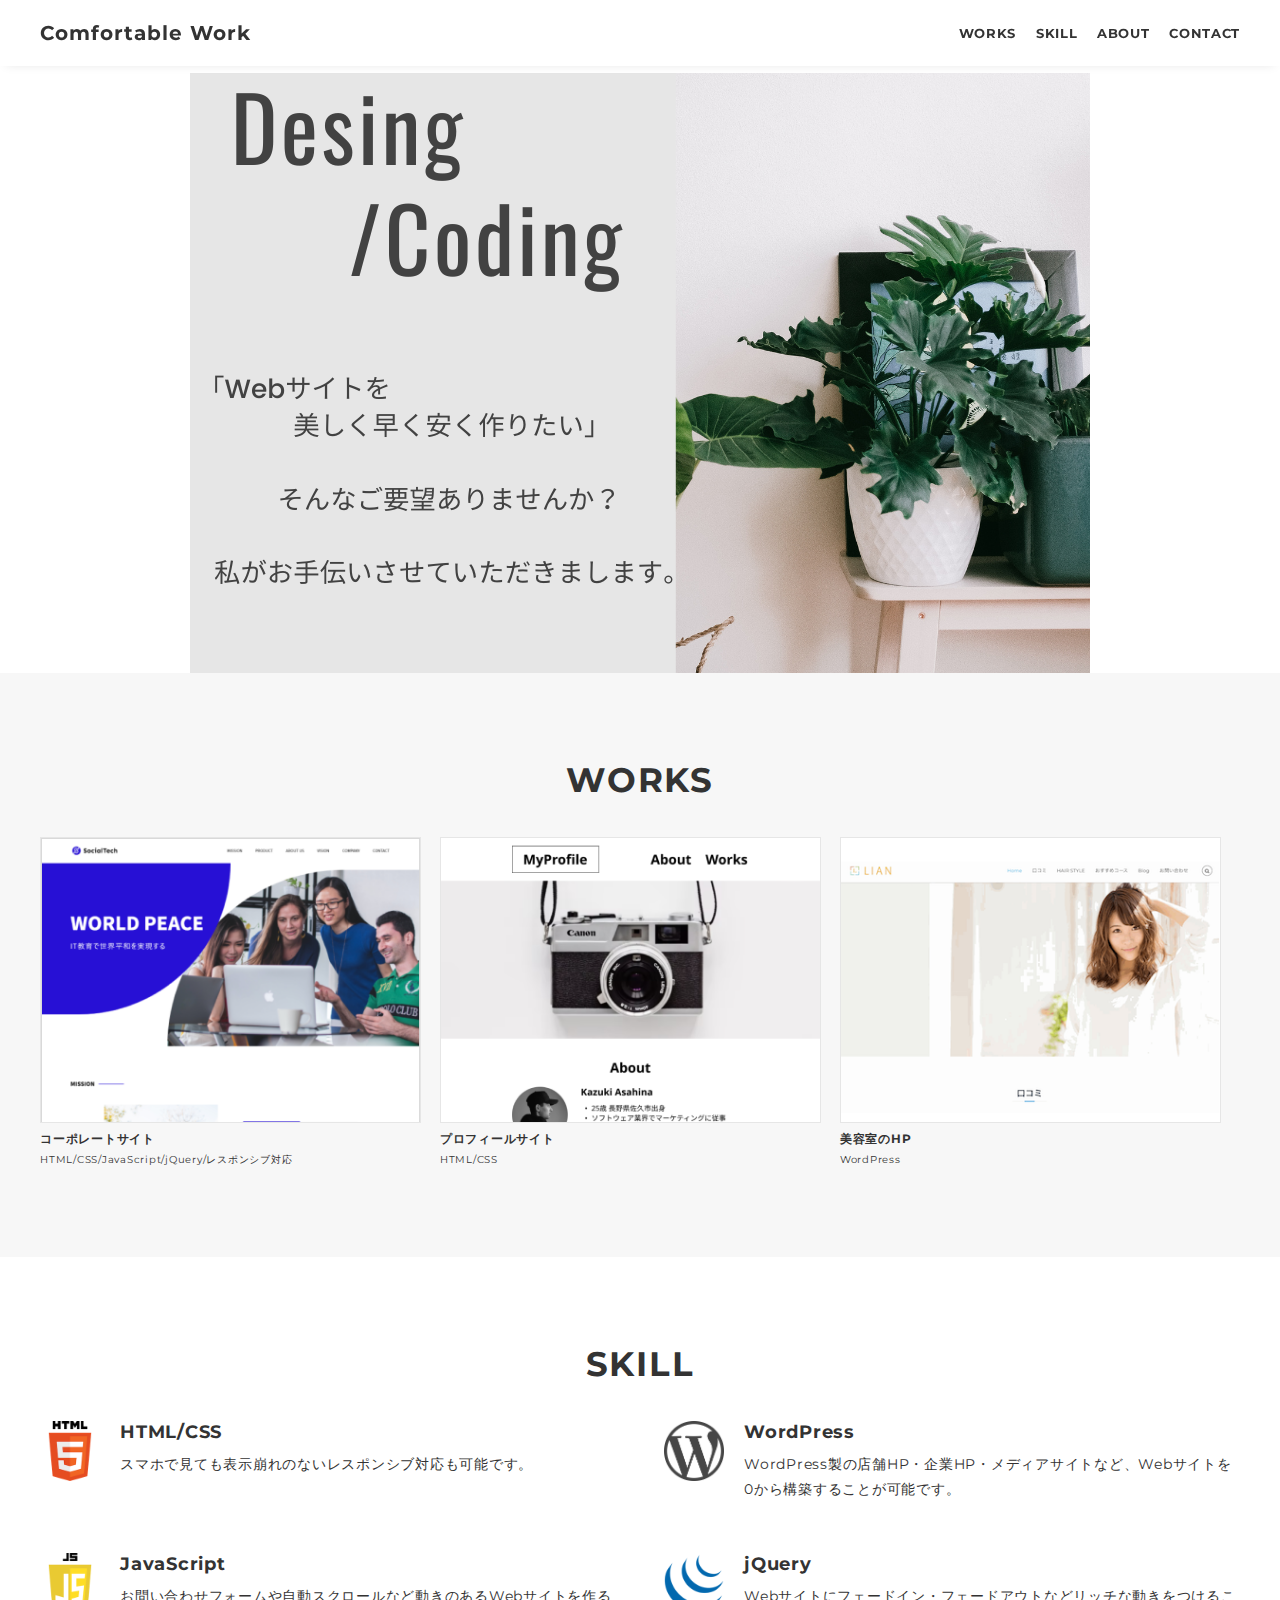
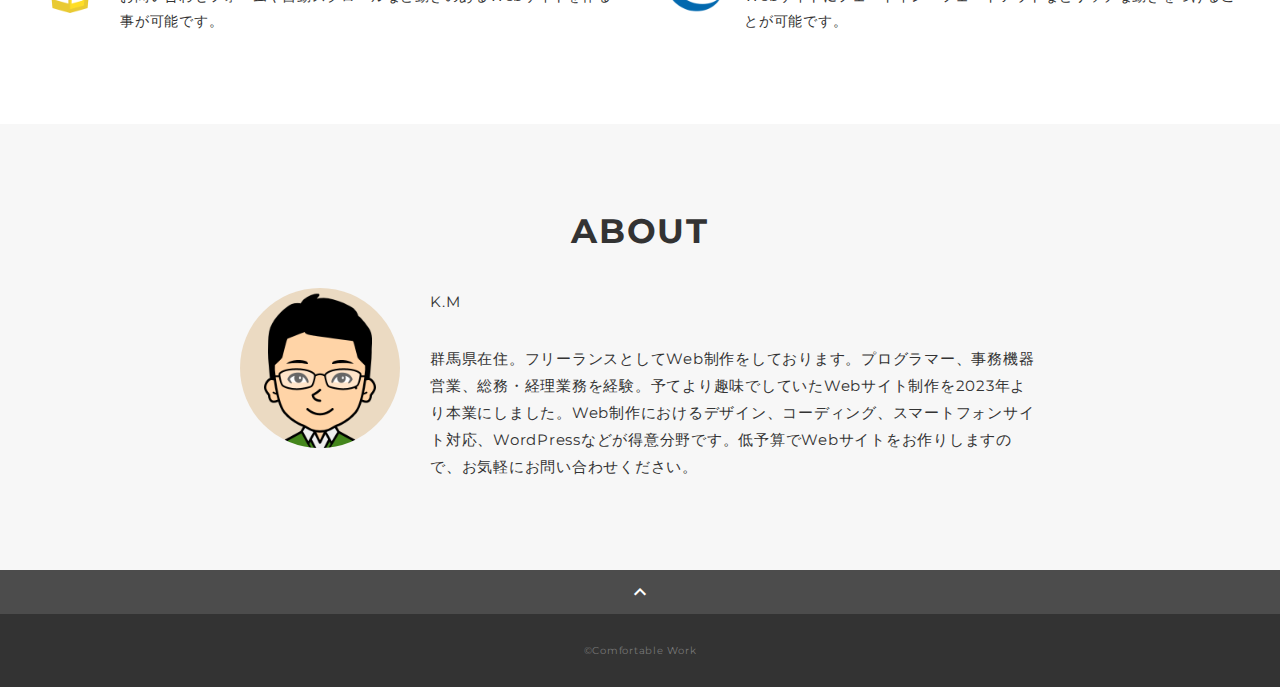
<file: index.html>
<!DOCTYPE html>
<html>
<head>
  <meta charset="utf-8">
  <meta name="viewport" content="width=device-width, initial-scale=1.0, maximum-scale=1.0, minimum-scale=1.0">
  <title>Comfortable Work ポートフォリオ</title>
  <link rel="preconnect" href="https://fonts.gstatic.com">
  <link href="https://fonts.googleapis.com/css2?family=Montserrat:wght@400;700&display=swap" rel="stylesheet">
  <link href="https://fonts.googleapis.com/css?family=Material+Icons+Outlined" rel="stylesheet">
  <link href="css/ress.css" media="all" rel="stylesheet" type="text/css" />
  <link href="css/style.css" media="all" rel="stylesheet" type="text/css" />
</head>

<body>
  <div class="wrapper">

    <!-- header -->
    <header class="header ">
      <div class="container">
        <h1 class="header-logo">
          <a href="#">Comfortable Work</a>
        </h1>
        <nav class="gnav">
          <ul class="gnav-list">
            <li class="gnav-item"><a href="#works">WORKS</a></li>
            <li class="gnav-item"><a href="#skill">SKILL</a></li>
            <li class="gnav-item"><a href="#about">ABOUT</a></li>
            <li class="gnav-item"><a href="#contact">CONTACT</a></li>
          </ul>
        </nav>
      </div>
    </header>
    <!-- /header -->

    <main class="content">

      <!-- mv -->
      <div class="mv">
        <div class="mv-container">
          <!-- <img src="img/main.png" alt=""> -->
          <img src="img/main_origin.png" alt="">
        </div>
      </div>
      <!-- /mv -->

      <!-- works -->
      <section class="works section" id="works">
        <div class="container">
          <h2 class="title">WORKS</h2>
          <div class="works-list">
            <a class="works-item" href="works-1.html">
              <div class="works-img"><img src="img/works/html1.png" alt="html1" /></div>
              <p class="works-name">コーポレートサイト</p>
              <p class="works-info">HTML/CSS/JavaScript/jQuery/レスポンシブ対応</p>
            </a>
            <a class="works-item" href="works-2.html">
              <div class="works-img"><img src="img/works/html2.png" alt="html2" /></div>
              <p class="works-name">プロフィールサイト</p>
              <p class="works-info">HTML/CSS</p>
            </a>
            <a class="works-item" href="works-3.html">
              <div class="works-img"><img src="img/works/wordpress1.png" alt="WordPress" /></div>
              <p class="works-name">美容室のHP</p>
              <p class="works-info">WordPress</p>
            </a>
          </div>
        </div>
      </section>
      <!-- /works -->

      <!-- skill -->
      <section class="skill section" id="skill">
        <div class="container">
          <h2 class="title">SKILL</h2>
          <div class="skill-list">
            <div class="skill-item">
              <p class="skill-img"><img src="img/skills/html.png" alt="html"></p>
              <div class="skill-body">
                <h3 class="skill-name">HTML/CSS</h3>
                <p class="skill-text">
                  スマホで見ても表示崩れのないレスポンシブ対応も可能です。</p>
              </div>
            </div>
            <div class="skill-item">
              <p class="skill-img"><img src="img/skills/wordpress.png" alt="wordpress"></p>
              <div class="skill-body">
                <h3 class="skill-name">WordPress</h3>
                <p class="skill-text">
                  WordPress製の店舗HP・企業HP・メディアサイトなど、Webサイトを0から構築することが可能です。</p>
              </div>
            </div>
            <div class="skill-item">
              <p class="skill-img"><img src="img/skills/js.png" alt="javascript"></p>
              <div class="skill-body">
                <h3 class="skill-name">JavaScript</h3>
                <p class="skill-text">
                  お問い合わせフォームや自動スクロールなど動きのあるWebサイトを作る事が可能です。</p>
              </div>
            </div>
            <!-- <div class="skill-item">
              <p class="skill-img"><img src="img/skills/photoshop.png" alt="photoshop"></p>
              <div class="skill-body">
                <h3 class="skill-name">Adobe Photoshop</h3>
                <p class="skill-text">
                  Webサイトに必要不可欠なクリエイティブバナーを作ることが可能です。</p>
              </div>
            </div> -->
            <div class="skill-item">
              <p class="skill-img"><img src="img/skills/jquery.png" alt="jquery"></p>
              <div class="skill-body">
                <h3 class="skill-name">jQuery</h3>
                <p class="skill-text">
                  Webサイトにフェードイン・フェードアウトなどリッチな動きをつけることが可能です。</p>
              </div>
            </div>
            <!-- <div class="skill-item">
              <p class="skill-img"><img src="img/skills/xd.png" alt="adobexd"></p>
              <div class="skill-body">
                <h3 class="skill-name">Adobe XD</h3>
                <p class="skill-text">
                  Webサイトのデザインやワイヤーフレームを作ることが可能です。</p>
              </div> -->
            </div>
          </div>
        </div>
      </section>
      <!-- /skill -->

      <!-- about -->
      <section class="about section" id="about">
        <div class="container">
          <h2 class="title">ABOUT</h2>
          <div class="profile">
            <p class="profile-img">
              <!-- <img src="img/about.png" alt="about"> -->
              <img src="img/nigaoe.png" alt="about">
            </p>
            <div class="profile-body">
              <p>
                K.M
              </p>
              <p>
                群馬県在住。フリーランスとしてWeb制作をしております。プログラマー、事務機器営業、総務・経理業務を経験。予てより趣味でしていたWebサイト制作を2023年より本業にしました。Web制作におけるデザイン、コーディング、スマートフォンサイト対応、WordPressなどが得意分野です。低予算でWebサイトをお作りしますので、お気軽にお問い合わせください。
              </p>
            </div>
          </div>
        </div>
      </section>








      <div class="page-top" id="js-page-top">
        <span class="material-icons-outlined">expand_less</span>
      </div>
    </main>

    <!-- footer -->
    <footer class="footer">
      <div class="copyright">&copy;Comfortable Work</div>
    </footer>
    <!-- /footer -->

  </div>
  <script src="https://ajax.googleapis.com/ajax/libs/jquery/3.6.0/jquery.min.js"></script>
  <script type='text/javascript' src="js/script.js"></script>
</body>
</html>
</file>
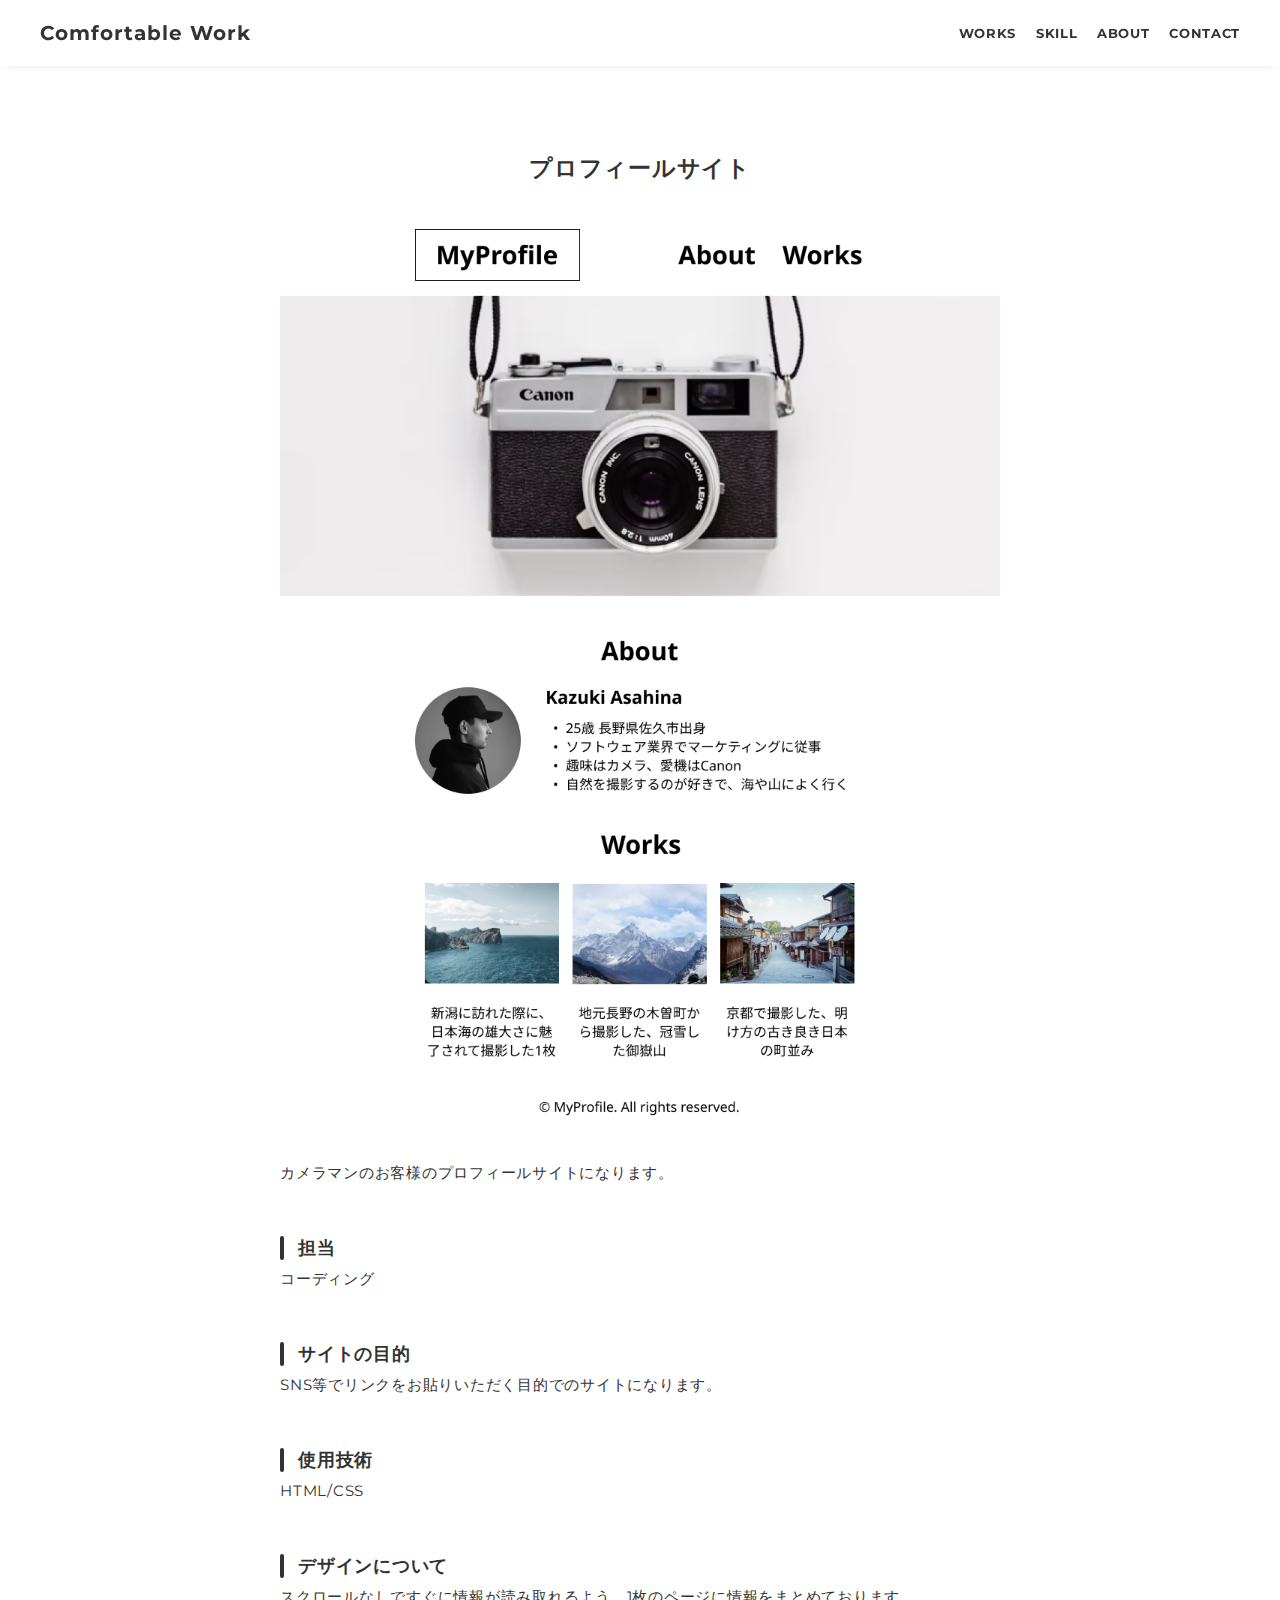
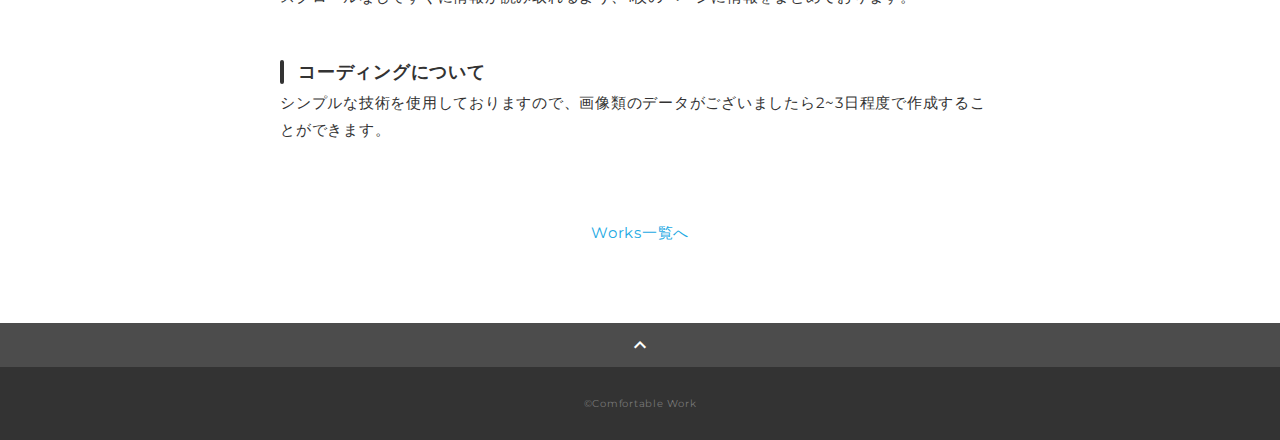
<file: works-2.html>
<!DOCTYPE html>
<html>
<head>
  <meta charset="utf-8">
  <meta name="viewport" content="width=device-width, initial-scale=1.0, maximum-scale=1.0, minimum-scale=1.0">
  <title>SAMURAI ポートフォリオ</title>
  <link rel="preconnect" href="https://fonts.gstatic.com">
  <link href="https://fonts.googleapis.com/css2?family=Montserrat:wght@400;700&display=swap" rel="stylesheet">
  <link href="https://fonts.googleapis.com/css?family=Material+Icons+Outlined" rel="stylesheet">
  <link href="css/ress.css" media="all" rel="stylesheet" type="text/css" />
  <link href="css/style.css" media="all" rel="stylesheet" type="text/css" />
</head>

<body>
  <div class="wrapper">

    <!-- header -->
    <header class="header ">
      <div class="container">
        <h1 class="header-logo">
          <a href="index.html">Comfortable Work</a>
        </h1>
        <nav class="gnav">
          <ul class="gnav-list">
            <li class="gnav-item"><a href="index.html#works">WORKS</a></li>
            <li class="gnav-item"><a href="index.html#skill">SKILL</a></li>
            <li class="gnav-item"><a href="index.html#about">ABOUT</a></li>
            <li class="gnav-item"><a href="index.html#contact">CONTACT</a></li>
          </ul>
        </nav>
      </div>
    </header>
    <!-- /header -->

    <main class="content">

      <article class="article">
        <div class="article-container">
          <h2 class="article-title">プロフィールサイト</h2>
          <div class="article-body">
            <p>
              <img src="img/works-detail/works-2_pc.png" alt="">
            </p>
            <p>
              カメラマンのお客様のプロフィールサイトになります。
            </p>
            <!-- <h3>URL</h3>
            <p><a href="" target="_blank" rel="noopener">ここにURLを入れてください。</a></p> -->
            <h3>担当</h3>
            <p>コーディング</p>
            <h3>サイトの目的</h3>
            <p>SNS等でリンクをお貼りいただく目的でのサイトになります。</p>
            <h3>使用技術</h3>
            <p>HTML/CSS</p>
            <h3>デザインについて</h3>
            <p>
              スクロールなしですぐに情報が読み取れるよう、1枚のページに情報をまとめております。
            </p>
            <h3>コーディングについて</h3>
            <p>
              シンプルな技術を使用しておりますので、画像類のデータがございましたら2~3日程度で作成することができます。
            </p>
          </div>
          <div class="home-link">
            <a href="index.html#works">Works一覧へ</a>
          </div>
        </div>
      </article>

      <div class="page-top" id="js-page-top">
        <span class="material-icons-outlined">expand_less</span>
      </div>
    </main>

    <!-- footer -->
    <footer class="footer">
      <div class="copyright">&copy;Comfortable Work</div>
    </footer>
    <!-- /footer -->

  </div>
  <script src="https://ajax.googleapis.com/ajax/libs/jquery/3.6.0/jquery.min.js"></script>
  <script type='text/javascript' src="js/script.js"></script>
</body>
</html>
</file>
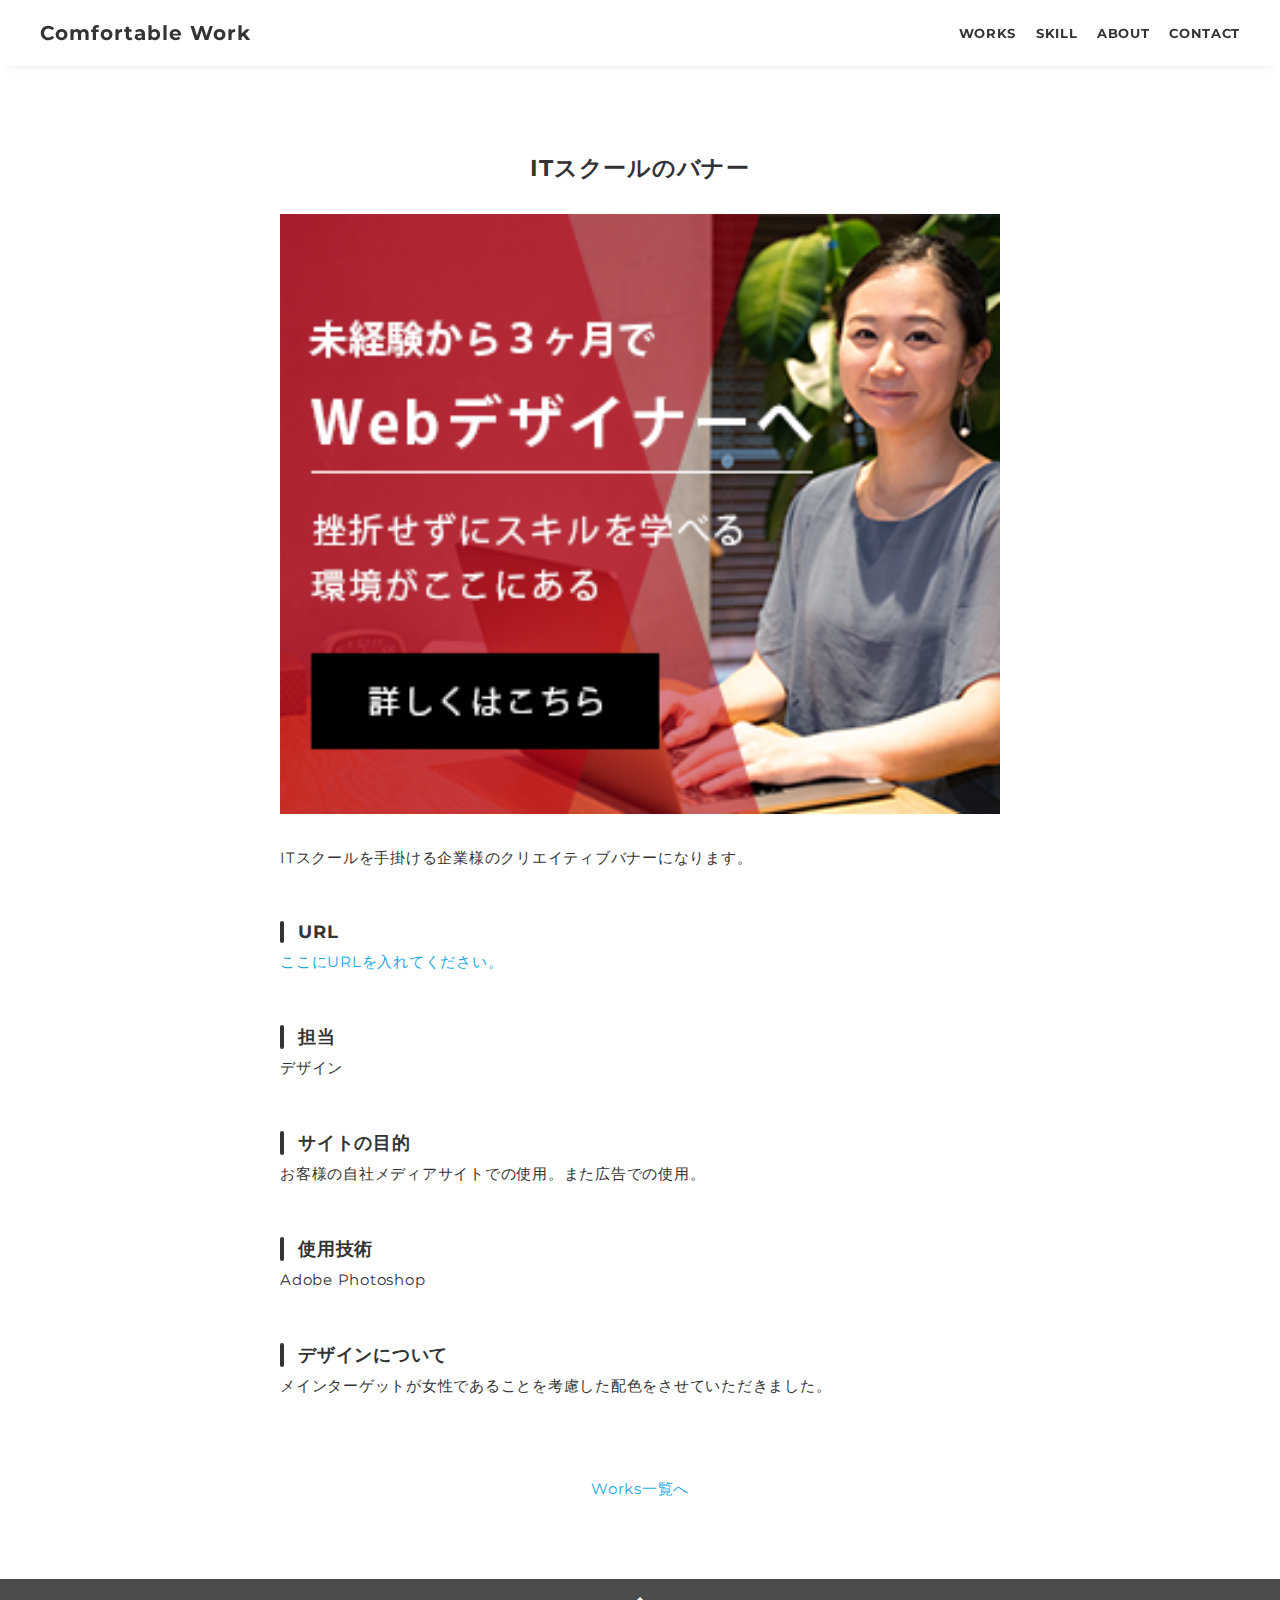
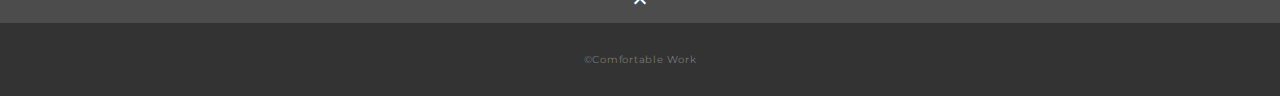
<file: works-4.html>
<!DOCTYPE html>
<html>
<head>
  <meta charset="utf-8">
  <meta name="viewport" content="width=device-width, initial-scale=1.0, maximum-scale=1.0, minimum-scale=1.0">
  <title>SAMURAI ポートフォリオ</title>
  <link rel="preconnect" href="https://fonts.gstatic.com">
  <link href="https://fonts.googleapis.com/css2?family=Montserrat:wght@400;700&display=swap" rel="stylesheet">
  <link href="https://fonts.googleapis.com/css?family=Material+Icons+Outlined" rel="stylesheet">
  <link href="css/ress.css" media="all" rel="stylesheet" type="text/css" />
  <link href="css/style.css" media="all" rel="stylesheet" type="text/css" />
</head>

<body>
  <div class="wrapper">

    <!-- header -->
    <header class="header ">
      <div class="container">
        <h1 class="header-logo">
          <a href="index.html">Comfortable Work</a>
        </h1>
        <nav class="gnav">
          <ul class="gnav-list">
            <li class="gnav-item"><a href="index.html#works">WORKS</a></li>
            <li class="gnav-item"><a href="index.html#skill">SKILL</a></li>
            <li class="gnav-item"><a href="index.html#about">ABOUT</a></li>
            <li class="gnav-item"><a href="index.html#contact">CONTACT</a></li>
          </ul>
        </nav>
      </div>
    </header>
    <!-- /header -->

    <main class="content">

      <article class="article">
        <div class="article-container">
          <h2 class="article-title">ITスクールのバナー</h2>
          <div class="article-body">
            <p style="text-align: center;">
              <img src="img/works-detail/works-4.png" alt="">
            </p>
            <p>
              ITスクールを手掛ける企業様のクリエイティブバナーになります。
            </p>
            <h3>URL</h3>
            <p><a href="" target="_blank" rel="noopener">ここにURLを入れてください。</a></p>
            <h3>担当</h3>
            <p>デザイン</p>
            <h3>サイトの目的</h3>
            <p>お客様の自社メディアサイトでの使用。また広告での使用。</p>
            <h3>使用技術</h3>
            <p>Adobe Photoshop</p>
            <h3>デザインについて</h3>
            <p>
              メインターゲットが女性であることを考慮した配色をさせていただきました。
            </p>
          </div>
          <div class="home-link">
            <a href="index.html#works">Works一覧へ</a>
          </div>
        </div>
      </article>

      <div class="page-top" id="js-page-top">
        <span class="material-icons-outlined">expand_less</span>
      </div>
    </main>

    <!-- footer -->
    <footer class="footer">
      <div class="copyright">&copy;Comfortable Work</div>
    </footer>
    <!-- /footer -->

  </div>
  <script src="https://ajax.googleapis.com/ajax/libs/jquery/3.6.0/jquery.min.js"></script>
  <script type='text/javascript' src="js/script.js"></script>
</body>
</html>
</file>
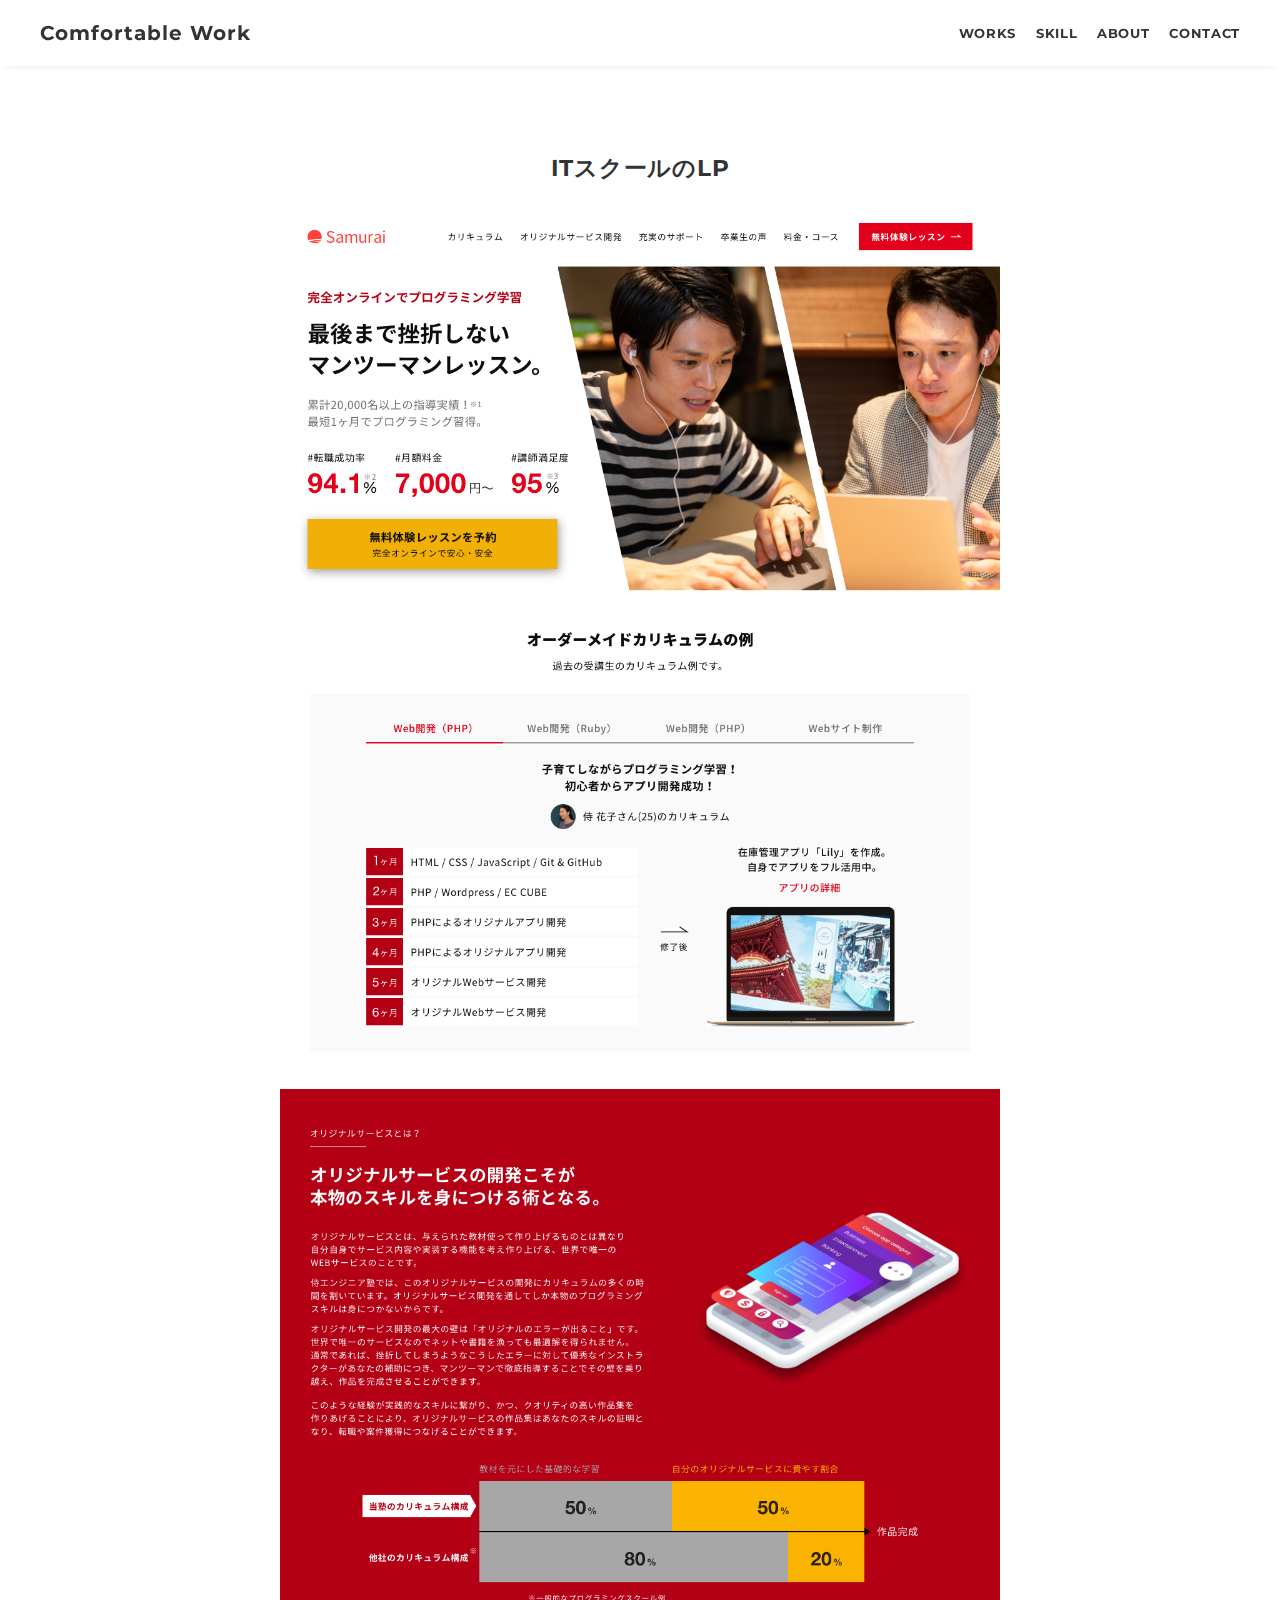
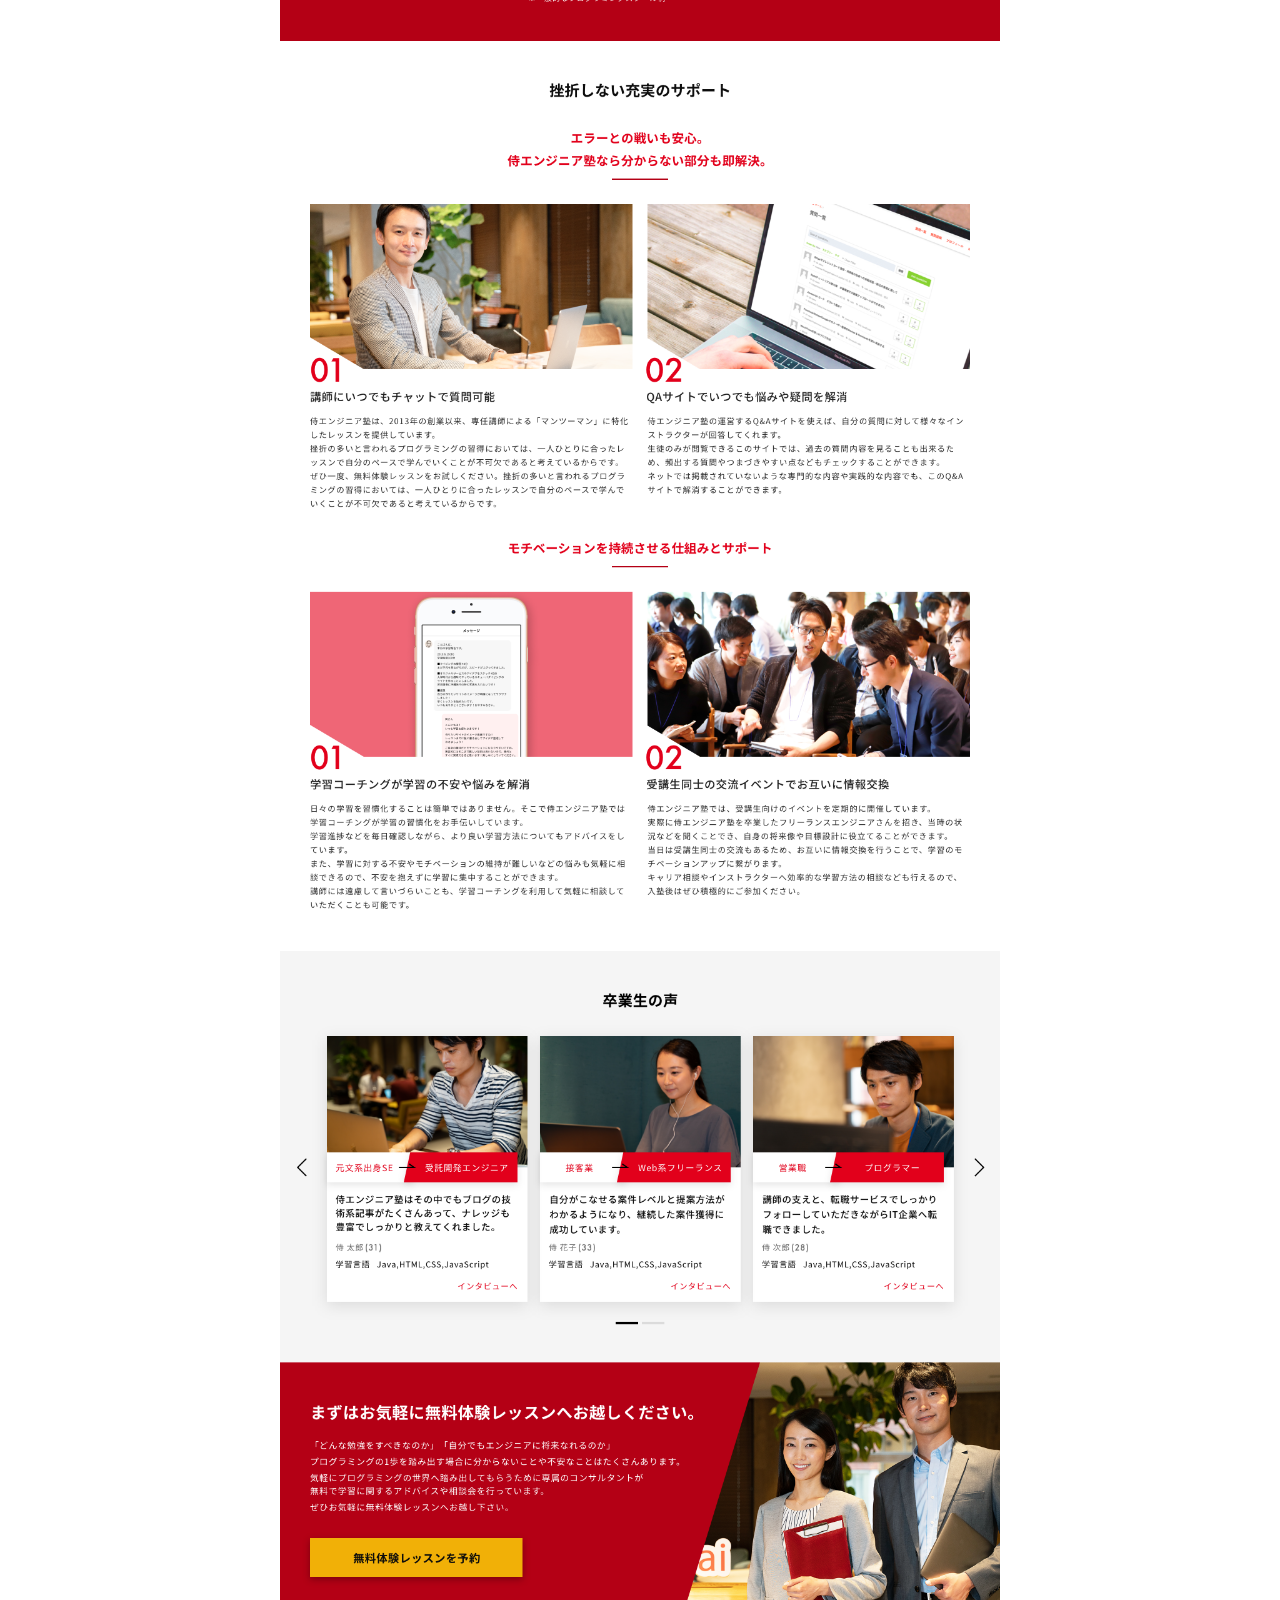
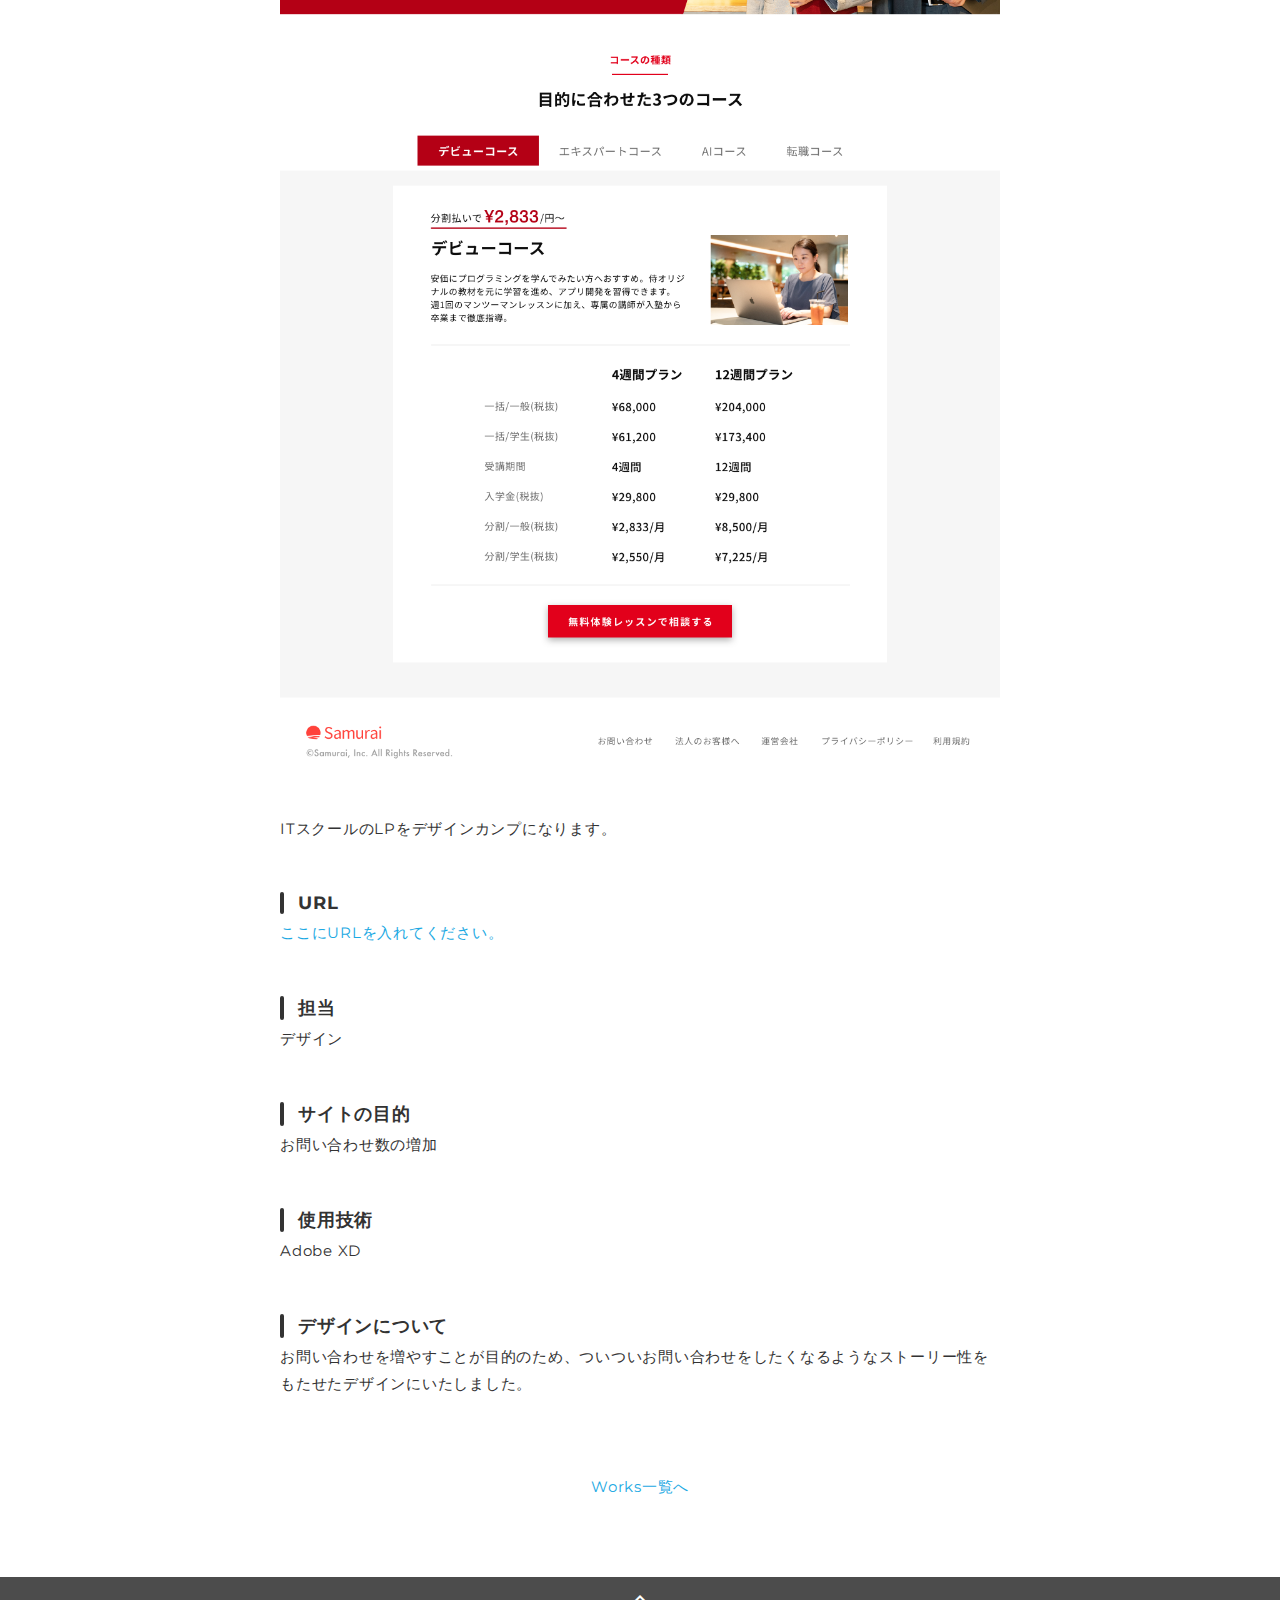
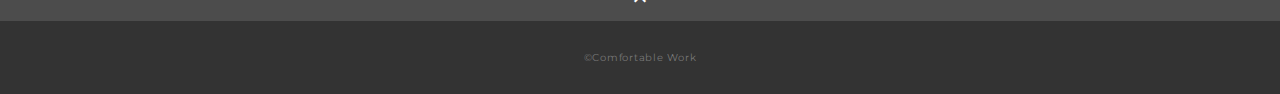
<file: works-5.html>
<!DOCTYPE html>
<html>
<head>
  <meta charset="utf-8">
  <meta name="viewport" content="width=device-width, initial-scale=1.0, maximum-scale=1.0, minimum-scale=1.0">
  <title>SAMURAI ポートフォリオ</title>
  <link rel="preconnect" href="https://fonts.gstatic.com">
  <link href="https://fonts.googleapis.com/css2?family=Montserrat:wght@400;700&display=swap" rel="stylesheet">
  <link href="https://fonts.googleapis.com/css?family=Material+Icons+Outlined" rel="stylesheet">
  <link href="css/ress.css" media="all" rel="stylesheet" type="text/css" />
  <link href="css/style.css" media="all" rel="stylesheet" type="text/css" />
</head>

<body>
  <div class="wrapper">

    <!-- header -->
    <header class="header ">
      <div class="container">
        <h1 class="header-logo">
          <a href="index.html">Comfortable Work</a>
        </h1>
        <nav class="gnav">
          <ul class="gnav-list">
            <li class="gnav-item"><a href="index.html#works">WORKS</a></li>
            <li class="gnav-item"><a href="index.html#skill">SKILL</a></li>
            <li class="gnav-item"><a href="index.html#about">ABOUT</a></li>
            <li class="gnav-item"><a href="index.html#contact">CONTACT</a></li>
          </ul>
        </nav>
      </div>
    </header>
    <!-- /header -->

    <main class="content">

      <article class="article">
        <div class="article-container">
          <h2 class="article-title">ITスクールのLP</h2>
          <div class="article-body">
            <p>
              <img src="img/works-detail/works-5.png" alt="">
            </p>
            <p>
              ITスクールのLPをデザインカンプになります。
            </p>
            <h3>URL</h3>
            <p><a href="" target="_blank" rel="noopener">ここにURLを入れてください。</a></p>
            <h3>担当</h3>
            <p>デザイン</p>
            <h3>サイトの目的</h3>
            <p>お問い合わせ数の増加</p>
            <h3>使用技術</h3>
            <p>Adobe XD</p>
            <h3>デザインについて</h3>
            <p>
              お問い合わせを増やすことが目的のため、ついついお問い合わせをしたくなるようなストーリー性をもたせたデザインにいたしました。
            </p>
          </div>
          <div class="home-link">
            <a href="index.html#works">Works一覧へ</a>
          </div>
        </div>
      </article>

      <div class="page-top" id="js-page-top">
        <span class="material-icons-outlined">expand_less</span>
      </div>
    </main>

    <!-- footer -->
    <footer class="footer">
      <div class="copyright">&copy;Comfortable Work</div>
    </footer>
    <!-- /footer -->

  </div>
  <script src="https://ajax.googleapis.com/ajax/libs/jquery/3.6.0/jquery.min.js"></script>
  <script type='text/javascript' src="js/script.js"></script>
</body>
</html>
</file>
<file: css/ress.css>
/*!
 * ress.css • v3.0.1
 * MIT License
 * github.com/filipelinhares/ress
 */

/* # =================================================================
   # Global selectors
   # ================================================================= */

html {
  box-sizing: border-box;
  word-break: normal;
  -moz-tab-size: 4;
  tab-size: 4;

  -webkit-text-size-adjust: 100%; /* Prevent adjustments of font size after orientation changes in iOS */
}

*,
::before,
::after {
  box-sizing: inherit;
  background-repeat: no-repeat; /* Set `background-repeat: no-repeat` to all elements and pseudo elements */
}

::before,
::after {
  vertical-align: inherit;
  text-decoration: inherit; /* Inherit text-decoration and vertical align to ::before and ::after pseudo elements */
}

* {
  margin: 0;
  padding: 0; /* Reset `padding` and `margin` of all elements */
}

/* # =================================================================
   # General elements
   # ================================================================= */

hr {
  overflow: visible; /* Show the overflow in Edge and IE */
  height: 0; /* Add the correct box sizing in Firefox */
}

details,
main {
  display: block; /* Render the `main` element consistently in IE. */
}

summary {
  display: list-item; /* Add the correct display in all browsers */
}

small {
  font-size: 80%; /* Set font-size to 80% in `small` elements */
}

[hidden] {
  display: none; /* Add the correct display in IE */
}

abbr[title] {
  /* Add the correct text decoration in Chrome, Edge, IE, Opera, and Safari */
  text-decoration: underline;
  text-decoration: underline dotted;
  border-bottom: none; /* Remove the bottom border in Chrome 57 */
}

a {
  background-color: transparent; /* Remove the gray background on active links in IE 10 */
}

a:active,
a:hover {
  outline-width: 0; /* Remove the outline when hovering in all browsers */
}

code,
kbd,
pre,
samp {
  font-family: monospace, monospace; /* Specify the font family of code elements */
}

pre {
  font-size: 1em; /* Correct the odd `em` font sizing in all browsers */
}

b,
strong {
  font-weight: bolder; /* Add the correct font weight in Chrome, Edge, and Safari */
}

/* https://gist.github.com/unruthless/413930 */
sub,
sup {
  position: relative;
  font-size: 75%;
  line-height: 0;
  vertical-align: baseline;
}

sub {
  bottom: -.25em;
}

sup {
  top: -.5em;
}

/* # =================================================================
   # Forms
   # ================================================================= */

input {
  border-radius: 0;
}

/* Replace pointer cursor in disabled elements */
[disabled] {
  cursor: default;
}

[type="number"]::-webkit-container-spin-button,
[type="number"]::-webkit-outer-spin-button {
  height: auto; /* Correct the cursor style of increment and decrement buttons in Chrome */
}

[type="search"] {
  outline-offset: -2px; /* Correct the outline style in Safari */

  -webkit-appearance: textfield; /* Correct the odd appearance in Chrome and Safari */
}

[type="search"]::-webkit-search-decoration {
  -webkit-appearance: none; /* Remove the container padding in Chrome and Safari on macOS */
}

textarea {
  overflow: auto; /* Internet Explorer 11+ */
  resize: vertical; /* Specify textarea resizability */
}

button,
input,
optgroup,
select,
textarea {
  font: inherit; /* Specify font inheritance of form elements */
}

optgroup {
  font-weight: bold; /* Restore the font weight unset by the previous rule */
}

button {
  overflow: visible; /* Address `overflow` set to `hidden` in IE 8/9/10/11 */
}

button,
select {
  text-transform: none; /* Firefox 40+, Internet Explorer 11- */
}

/* Apply cursor pointer to button elements */
button,
[type="button"],
[type="reset"],
[type="submit"],
[role="button"] {
  cursor: pointer;
  color: inherit;
}

/* Remove container padding and border in Firefox 4+ */
button::-moz-focus-container,
[type="button"]::-moz-focus-container,
[type="reset"]::-moz-focus-container,
[type="submit"]::-moz-focus-container {
  padding: 0;
  border-style: none;
}

/* Replace focus style removed in the border reset above */
button:-moz-focusring,
[type="button"]::-moz-focus-container,
[type="reset"]::-moz-focus-container,
[type="submit"]::-moz-focus-container {
  outline: 1px dotted ButtonText;
}

button,
html [type="button"],
/* Prevent a WebKit bug where (2) destroys native `audio` and `video`controls in Android 4 */
[type="reset"],
[type="submit"] {
  -webkit-appearance: button; /* Correct the inability to style clickable types in iOS */
}

/* Remove the default button styling in all browsers */
button,
input,
select,
textarea {
  border-style: none;
  background-color: transparent;
}

/* Style select like a standard input */
select {
  -webkit-appearance: none; /* Chrome 41+ */
  -moz-appearance: none; /* Firefox 36+ */
}

select::-ms-expand {
  display: none; /* Internet Explorer 11+ */
}

select::-ms-value {
  color: currentColor; /* Internet Explorer 11+ */
}

legend {
  display: table; /* Correct the text wrapping in Edge and IE */
  max-width: 100%; /* Correct the text wrapping in Edge and IE */
  max-width: 100%; /* Correct the text wrapping in Edge 18- and IE */
  white-space: normal; /* Correct the text wrapping in Edge and IE */
  color: inherit; /* Correct the color inheritance from `fieldset` elements in IE */
  border: 0; /* Correct `color` not being inherited in IE 8/9/10/11 */
}

::-webkit-file-upload-button {
  font: inherit; /* Change font properties to `inherit` in Chrome and Safari */
  color: inherit;
  /* Correct the inability to style clickable types in iOS and Safari */

  -webkit-appearance: button;
}

/* # =================================================================
   # Specify media element style
   # ================================================================= */

img {
  border-style: none; /* Remove border when inside `a` element in IE 8/9/10 */
}

/* Add the correct vertical alignment in Chrome, Firefox, and Opera */
progress {
  vertical-align: baseline;
}

/* # =================================================================
   # Accessibility
   # ================================================================= */

/* Hide content from screens but not screenreaders */
@media screen {
  [hidden~="screen"] {
    display: inherit;
  }
  [hidden~="screen"]:not(:active):not(:focus):not(:target) {
    position: absolute !important;
    clip: rect(0 0 0 0) !important;
  }
}

/* Specify the progress cursor of updating elements */
[aria-busy="true"] {
  cursor: progress;
}

/* Specify the pointer cursor of trigger elements */
[aria-controls] {
  cursor: pointer;
}

/* Specify the unstyled cursor of disabled, not-editable, or otherwise inoperable elements */
[aria-disabled] {
  cursor: default;
}
</file>
<file: css/style.css>
body {
  font-family: "Montserrat","Helvetica Neue",Arial,"Hiragino Kaku Gothic ProN","Hiragino Sans",Meiryo,sans-serif;
  font-size: 15px;
  letter-spacing: .05em;
  color: #333;
}

a {
  transition: opacity .3s;
  text-decoration: none;
  color: #1ca9e3;
}

img {
  max-width: 100%;
  height: auto;
  vertical-align: bottom;
  border-style: none;
}



.pc-only {
  display: block;
}

.sp-only {
  display: none;
}

/*--------------------------------
 レイアウト
---------------------------------*/
.wrapper {
  padding-top: 73px;
}

.section {
  padding: 90px 0;
}

.section:nth-of-type(odd) {
  background-color: #f7f7f7;
}

.container {
  max-width: 1340px;
  margin: 0 auto;
  padding: 0 40px;
}

/*--------------------------------
 見出し
---------------------------------*/
.title {
  font-size: 34px;
  font-weight: bold;
  line-height: 1;
  margin-bottom: 40px;
  text-align: center;
  letter-spacing: .05em;
  color: #333;
}

.lead {
  font-size: 16px;
  line-height: 1.8;
  margin-bottom: 30px;
}

/*--------------------------------
ヘッダー
---------------------------------*/
.header {
  position: fixed;
  top: 0;
  z-index: 1;
  width: 100%;
  background-color: #fff;
  box-shadow: 0 5px 10px -6px rgba(0,0,0,.1);
}

.header .container {
  display: flex;
  align-items: center;
  justify-content: space-between;
  padding: 20px 40px;
}

.header-logo {
  font-size: 20px;
  font-weight: bold;
  line-height: 1.2;
  margin-right: 20px;
  letter-spacing: .05em;
}

.header-logo a {
  color: #333;
}

.gnav-list {
  display: flex;
  justify-content: space-between;
  list-style: none;
}

.gnav-item:not(:last-child) {
  margin-right: 20px;
}

.gnav-item a {
  position: relative;
  font-size: 13px;
  font-weight: bold;
  display: inline-block;
  padding: 5px 0;
  transition: .3s;
  letter-spacing: .05em;
  color: #333;
}
.gnav-item a:after {
  position: absolute;
  bottom: 0;
  left: 50%;
  width: 0;
  height: 3px;
  content: "";
  transition: .3s;
  -webkit-transform: translateX(-50%);
  transform: translateX(-50%);
  background-color: #333;
}

.gnav-item a:hover:after {
  width: 100%;
}

/*--------------------------------
 メインビジュアル
---------------------------------*/
.mv {
  display: flex;
  align-items: center;
  justify-content: center;
  height: auto;
  text-align: center;
}

.mv-container {
  position: relative;
  padding: 0 20px;
}

.mv-container img {
  width: 100%;
  height: auto;
}

/*--------------------------------
 Works
---------------------------------*/
.works-list {
  display: flex;
  flex-wrap: wrap;
  margin-bottom: -40px;
}

.works-item {
  width: 31.74603%;
  margin-right: 1.58730%;
  margin-bottom: 40px;
  color: #333;
}

.works-item:hover {
  opacity: .9;
}

.works-item:nth-of-type(3n) {
  margin-right: 0;
}

.works-img img {
  border: 1px solid #e6e6e6;
}

.works-name {
  font-size: 12px;
  font-weight: bold;
  margin-top: 8px;
}

.works-info {
  font-size: 10px;
  margin-top: 5px;
}

/*--------------------------------
 Skill
---------------------------------*/
.skill-list {
  display: flex;
  flex-wrap: wrap;
  justify-content: space-between;
  margin-bottom: -50px;
}

.skill-item {
  display: flex;
  align-items: flex-start;
  justify-content: space-between;
  width: 48%;
  margin-bottom: 50px;
}

.skill-img {
  width: 60px;
  height: auto;
  margin-right: 20px;
}

.skill-body {
  flex: 1;
}

.skill-name {
  margin-bottom: 10px;
}

.skill-text {
  font-size: 14px;
  line-height: 1.8;
}

/*--------------------------------
 About
---------------------------------*/
.profile {
  display: flex;
  flex-wrap: wrap;
  max-width: 800px;
  margin: 0 auto;
}
.profile-img {
  width: 20%;
  margin-right: 30px;
  border-radius: 50%;
}
.profile-img img {
  border-radius: 50%;
}
.profile-body {
  flex: 1;
}

.profile-body p {
  font-size: 15px;
  line-height: 1.8;
}

.profile-body p:not(:last-child) {
  margin-bottom: 30px;
}

/*--------------------------------
 Contact
---------------------------------*/

/* お問い合わせ */
#contact {
  margin: 80px auto 80px auto;
  text-align: center;
}


/* フォーム */
#form{
  margin: 40px auto 40px auto;
  width: fit-content;
}

/* 外枠 */
#contact > form > div {
  display: flex;
  flex-direction: row;
  flex-wrap: wrap;
  padding-bottom: 30px;
}

/* 左列　見出し */
.contact-heading {
  width: 240px;
  align-self: center;
}
/* 見出しのラベル */
.contact-label {
  width: 200px;
  font-weight: bold;
}
/* 必須 */
.contact-span {
  color: #ce2222;
  margin: 0 0 0 20px;
  font-weight: bold;
}
/* テキストボックス */
.contact-textbox {
  border-top: 0px;
  border-left: 0px;
  border-right: 0px;
  border-bottom-width: 1px;
  border-bottom-color: #707070;
  border-style: solid;
  background-color: #fafafa;
  height: 56px;
  width: 400px;
}

/* お問い合わせ内容のテキストエリア */
.contact-textarea {
  border-top: 0px;
  border-left: 0px;
  border-right: 0px;
  border-bottom-width: 1px;
  border-bottom-color: #707070;
  background-color: #fafafa;
  width: 400px;
  height: 200px;
}



/*--------------------------------
 ページトップ
---------------------------------*/
.page-top {
  font-weight: bold;
  padding: 10px;
  cursor: pointer;
  text-align: center;
  background-color: #4c4c4c;
}

.page-top .material-icons-outlined {
  vertical-align: bottom;
  color: #fff;
}

/*--------------------------------
 フッター
---------------------------------*/
.footer {
  padding: 30px;
  background-color: #333;
}

.copyright {
  font-size: 10px;
  text-align: center;
  color: #797979;
}

/*--------------------------------
 下層：Worksページ
---------------------------------*/
.article {
  padding: 80px 0;
}

.article-container {
  max-width: 1040px;
  margin: 0 auto;
  padding: 0 20px;
}

.article-title {
  margin-bottom: 30px;
  text-align: center;
}

.article-body {
  max-width: 720px;
  margin: 0 auto;
  margin-bottom: 80px;
}

.article-body h3 {
  position: relative;
  font-size: 18px;
  margin-bottom: 5px;
  padding-left: 1em;
}

.article-body img {
  width: 100%;
  height: auto;
}

.article-body h3:not(:first-child) {
  margin-top: 50px;
}

.article-body h3::before {
  position: absolute;
  top: 0;
  left: 0;
  width: 4px;
  height: 100%;
  content: "";
  border-radius: 3px;
  background-color: #333;
}

.article-body p {
  font-size: 15px;
  line-height: 1.8;
  margin-bottom: 30px;
}

.home-link {
  text-align: center;
}

/*media Queries 767
----------------------------------------------------*/
@media screen and (max-width: 767px) {
  body {
    font-size: 14px;
  }

  .pc-only {
    display: none;
  }

  .sp-only {
    display: block;
  }

  /* 見出し */
  .title {
    font-size: 26px;
    margin-bottom: 20px;
  }

  .lead {
    font-size: 14px;
    line-height: 1.7;
    margin-bottom: 20px;
  }

  /* レイアウト */
  .wrapper {
    padding-top: 57px;
  }

  .section {
    padding: 60px 0;
  }

  .container {
    padding: 0 20px;
  }

  /* ヘッダー */
  .header .container {
    padding: 15px;
  }

  .header-logo {
    font-size: 15px;
    margin-right: 15px;
  }

  .gnav-item:not(:last-child) {
    margin-right: 10px;
  }

  .gnav-item a {
    font-size: 10px;
  }

  .gnav-item a:after {
    display: none;
  }

  /*  メインビジュアル */
  .mv {
    height: 40vh;
  }

  .mv-container {
    padding: 0 20px;
  }

  .mv-title {
    font-size: 30px;
  }
  .mv-subtitle {
    font-size: 16px;
    margin-bottom: 20px;
  }

  .mv-text {
    top: 75%;
    font-size: 14px;
    line-height: 1.7;
  }

  /* Works */
  .works-name {
    font-size: 12px;
  }

  .works-info {
    margin-top: 3px;
  }

  .works-list {
    justify-content: space-between;
  }

  .works-item {
    flex: 0 0 48%;
    margin-right: 0;
    margin-bottom: 30px;
  }

  /* Skill */
  .skill-list {
    display: block;
    margin-bottom: 0;
  }

  .skill-item {
    width: 100%;
    margin-bottom: 35px;
  }

  .skill-item:last-child {
    margin-bottom: 0;
  }

  .skill-name {
    margin-bottom: 5px;
  }

  .skill-text {
    font-size: 13px;
    line-height: 1.7;
  }

  /* About */
  .profile {
    display: block;
  }
  .profile-img {
    width: 150px;
    margin: 0 auto;
    margin-bottom: 25px;
  }

  .profile-body p {
    font-size: 14px;
    line-height: 1.7;
  }

  .profile-body p:not(:last-child) {
    margin-bottom: 20px;
  }

  /* フッター */
  .footer {
    padding: 20px;
  }

  /* 下層ページ */
  .article {
    padding: 50px 0;
  }

  .article-body h3 {
    font-size: 16px;
    padding-left: .8em;
  }

  .article-body h3:not(:first-child) {
    margin-top: 30px;
  }

  .article-body p {
    font-size: 14px;
    line-height: 1.7;
    margin-bottom: 20px;
  }
}
</file>
